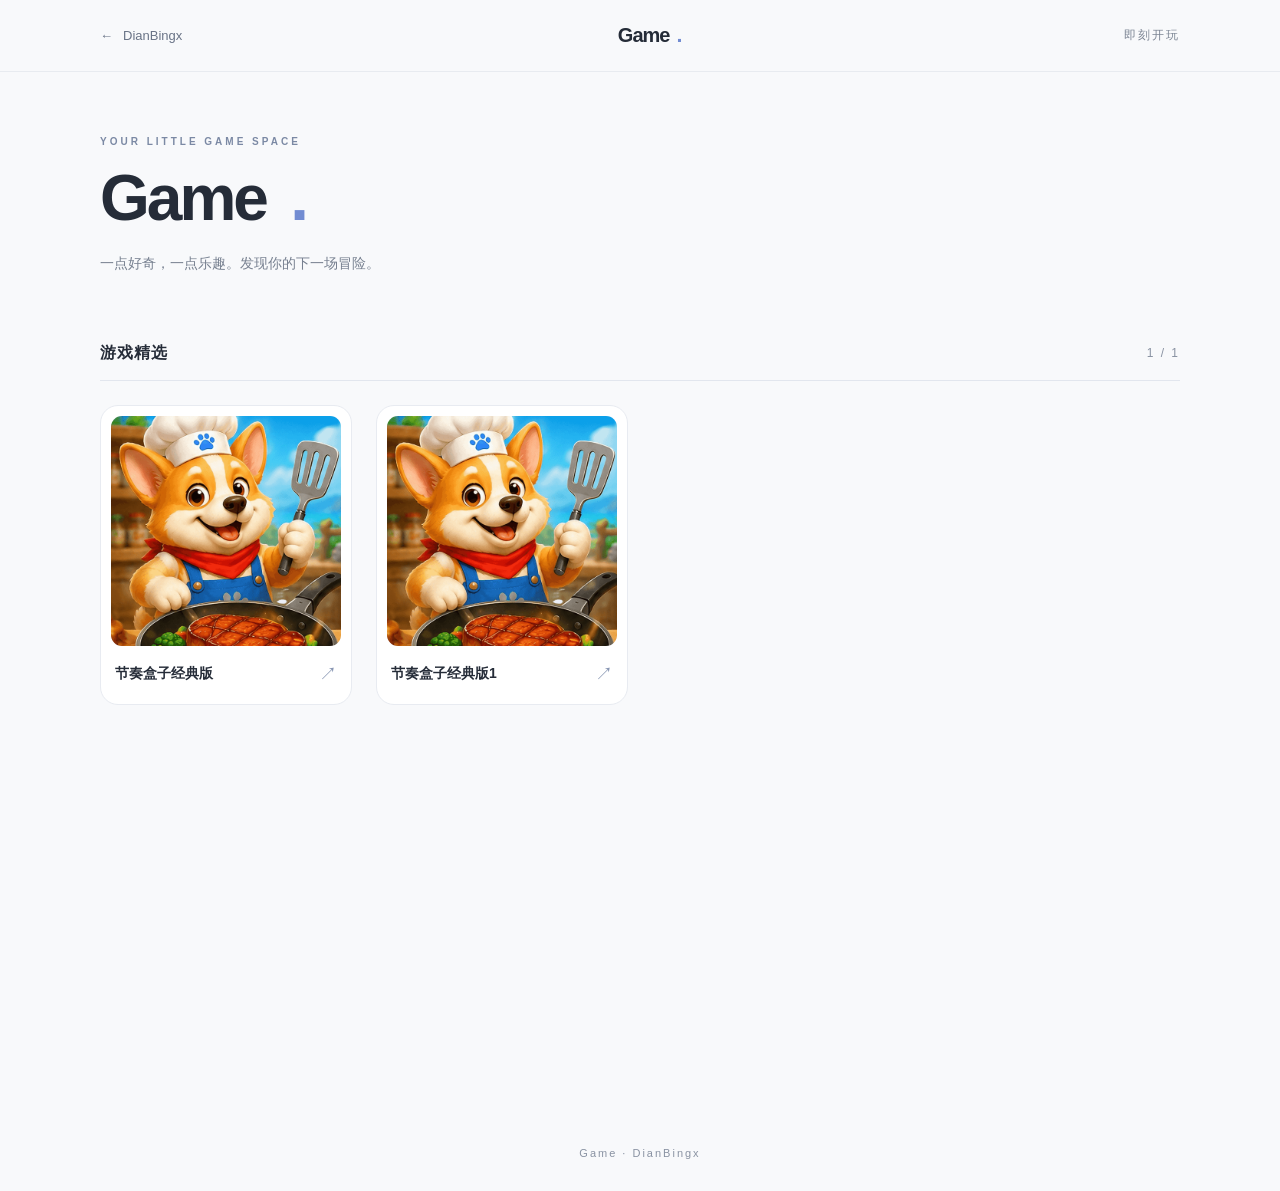
<file: assets/Game/index.html>
<!doctype html>
<html lang="zh-CN">
  <head>
    <meta charset="UTF-8" />
    <meta name="viewport" content="width=device-width, initial-scale=1" />
    <meta name="theme-color" content="#f8f9fb" />
    <meta name="description" content="Game · 发现喜欢的游戏与乐趣" />
    <title>Game</title>
    <link rel="icon" href="./images/icon.png" />
    <link rel="stylesheet" href="./styles/game.css" />
    <script type="module" src="./scripts/game.js"></script>
  </head>
  <body>
    <header class="site-header">
      <a class="back-link" href="../../index.html" aria-label="返回主页">← <span>DianBingx</span></a>
      <a class="wordmark" href="#top">Game<span>．</span></a>
      <span class="header-note">即刻开玩</span>
    </header>
    <main id="top">
      <div class="intro">
        <p class="eyebrow">YOUR LITTLE GAME SPACE</p>
        <h1>Game<span>．</span></h1>
        <p class="intro-text">一点好奇，一点乐趣。发现你的下一场冒险。</p>
      </div>
      <p id="load-status" class="load-status" role="status" aria-live="polite">正在加载游戏…</p>
      <button id="retry" type="button" hidden>重新加载</button>
      <div id="game-pages" aria-label="游戏网格"></div>
      <noscript><p class="load-status">请启用 JavaScript 以加载游戏列表。</p></noscript>
    </main>
    <footer>Game · DianBingx</footer>
  </body>
</html>
</file>
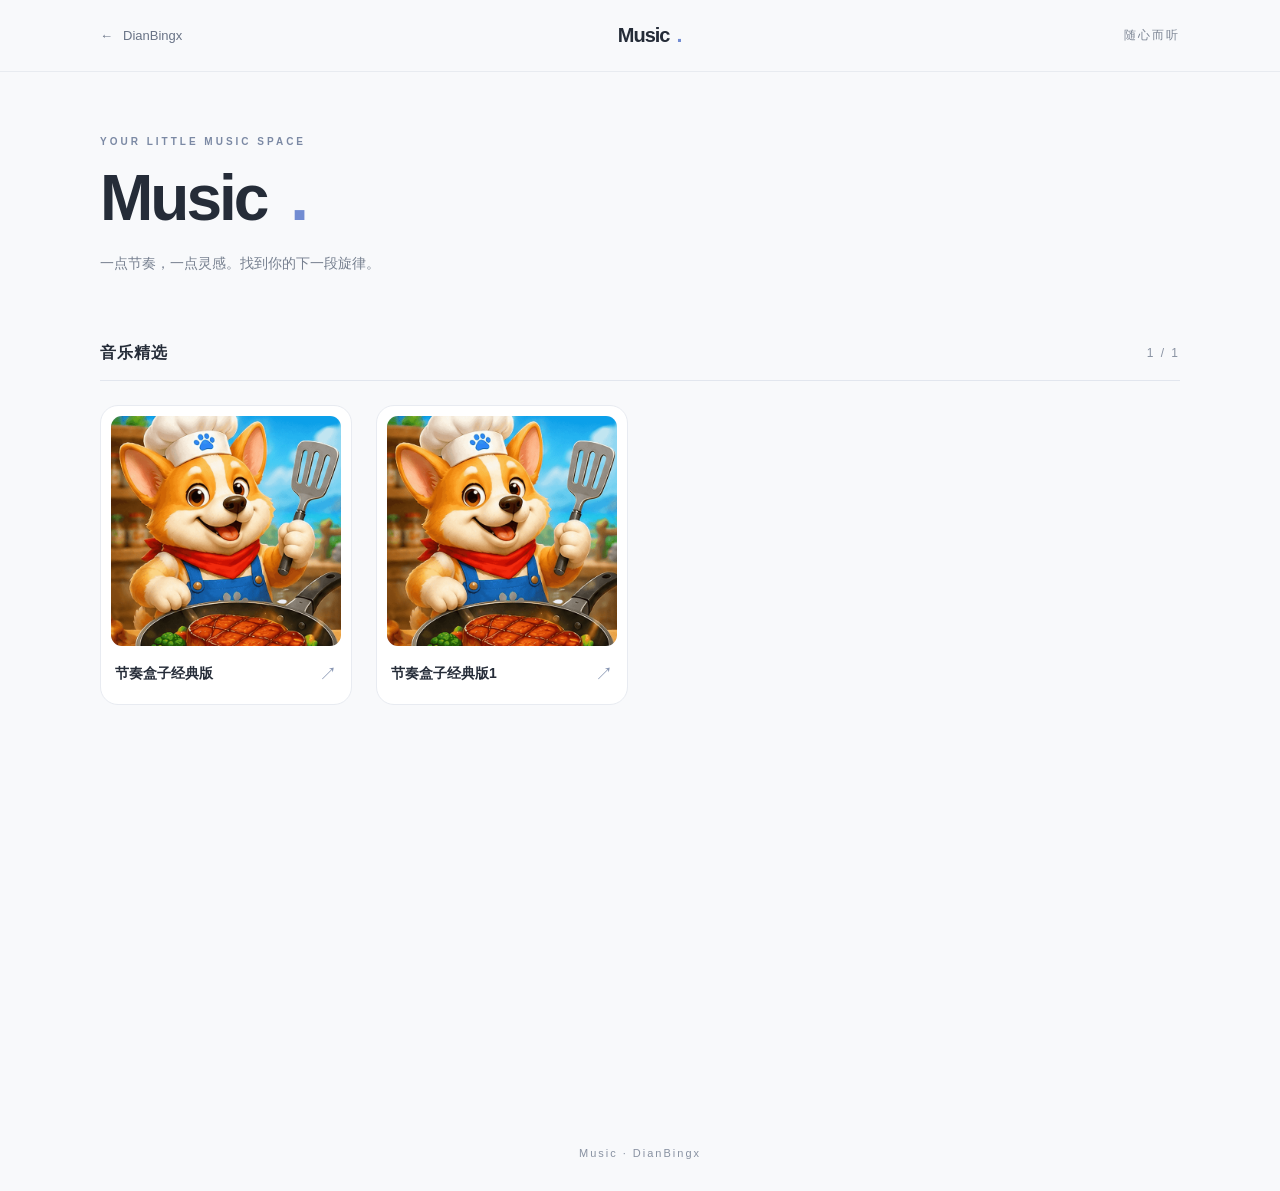
<file: assets/Music/index.html>
<!doctype html>
<html lang="zh-CN">
  <head>
    <meta charset="UTF-8" />
    <meta name="viewport" content="width=device-width, initial-scale=1" />
    <meta name="theme-color" content="#f8f9fb" />
    <meta name="description" content="Music · 发现喜欢的音乐与节奏" />
    <title>Music</title>
    <link rel="icon" href="./images/icon.png" />
    <link rel="stylesheet" href="./styles/music.css" />
    <script type="module" src="./scripts/music.js"></script>
  </head>
  <body>
    <header class="site-header">
      <a class="back-link" href="../../index.html" aria-label="返回主页">← <span>DianBingx</span></a>
      <a class="wordmark" href="#top">Music<span>．</span></a>
      <span class="header-note">随心而听</span>
    </header>
    <main id="top">
      <div class="intro">
        <p class="eyebrow">YOUR LITTLE MUSIC SPACE</p>
        <h1>Music<span>．</span></h1>
        <p class="intro-text">一点节奏，一点灵感。找到你的下一段旋律。</p>
      </div>
      <p id="load-status" class="load-status" role="status" aria-live="polite">正在加载音乐…</p>
      <button id="retry" type="button" hidden>重新加载</button>
      <div id="music-pages" aria-label="音乐网格"></div>
      <noscript><p class="load-status">请启用 JavaScript 以加载音乐列表。</p></noscript>
    </main>
    <footer>Music · DianBingx</footer>
  </body>
</html>
</file>
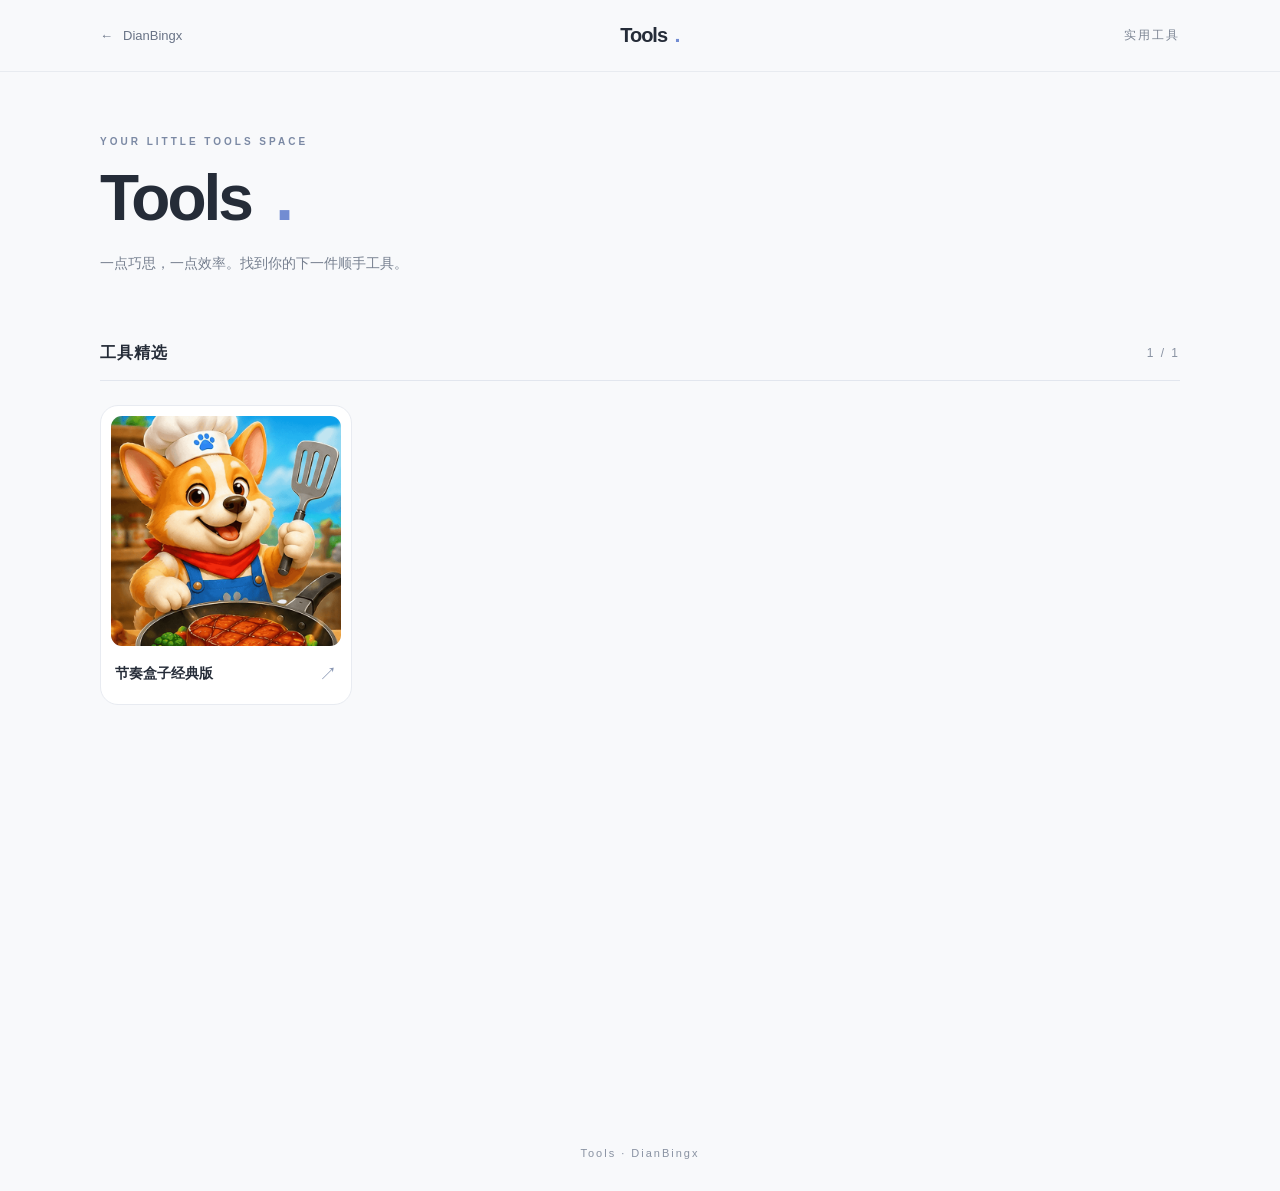
<file: assets/Tools/index.html>
<!doctype html>
<html lang="zh-CN">
  <head>
    <meta charset="UTF-8" />
    <meta name="viewport" content="width=device-width, initial-scale=1" />
    <meta name="theme-color" content="#f8f9fb" />
    <meta name="description" content="Tools · 发现顺手的实用工具" />
    <title>Tools</title>
    <link rel="icon" href="./images/icon.png" />
    <link rel="stylesheet" href="./styles/tools.css" />
    <script type="module" src="./scripts/tools.js"></script>
  </head>
  <body>
    <header class="site-header">
      <a class="back-link" href="../../index.html" aria-label="返回主页">← <span>DianBingx</span></a>
      <a class="wordmark" href="#top">Tools<span>．</span></a>
      <span class="header-note">实用工具</span>
    </header>
    <main id="top">
      <div class="intro">
        <p class="eyebrow">YOUR LITTLE TOOLS SPACE</p>
        <h1>Tools<span>．</span></h1>
        <p class="intro-text">一点巧思，一点效率。找到你的下一件顺手工具。</p>
      </div>
      <p id="load-status" class="load-status" role="status" aria-live="polite">正在加载工具…</p>
      <button id="retry" type="button" hidden>重新加载</button>
      <div id="tools-pages" aria-label="工具网格"></div>
      <noscript><p class="load-status">请启用 JavaScript 以加载工具列表。</p></noscript>
    </main>
    <footer>Tools · DianBingx</footer>
  </body>
</html>
</file>
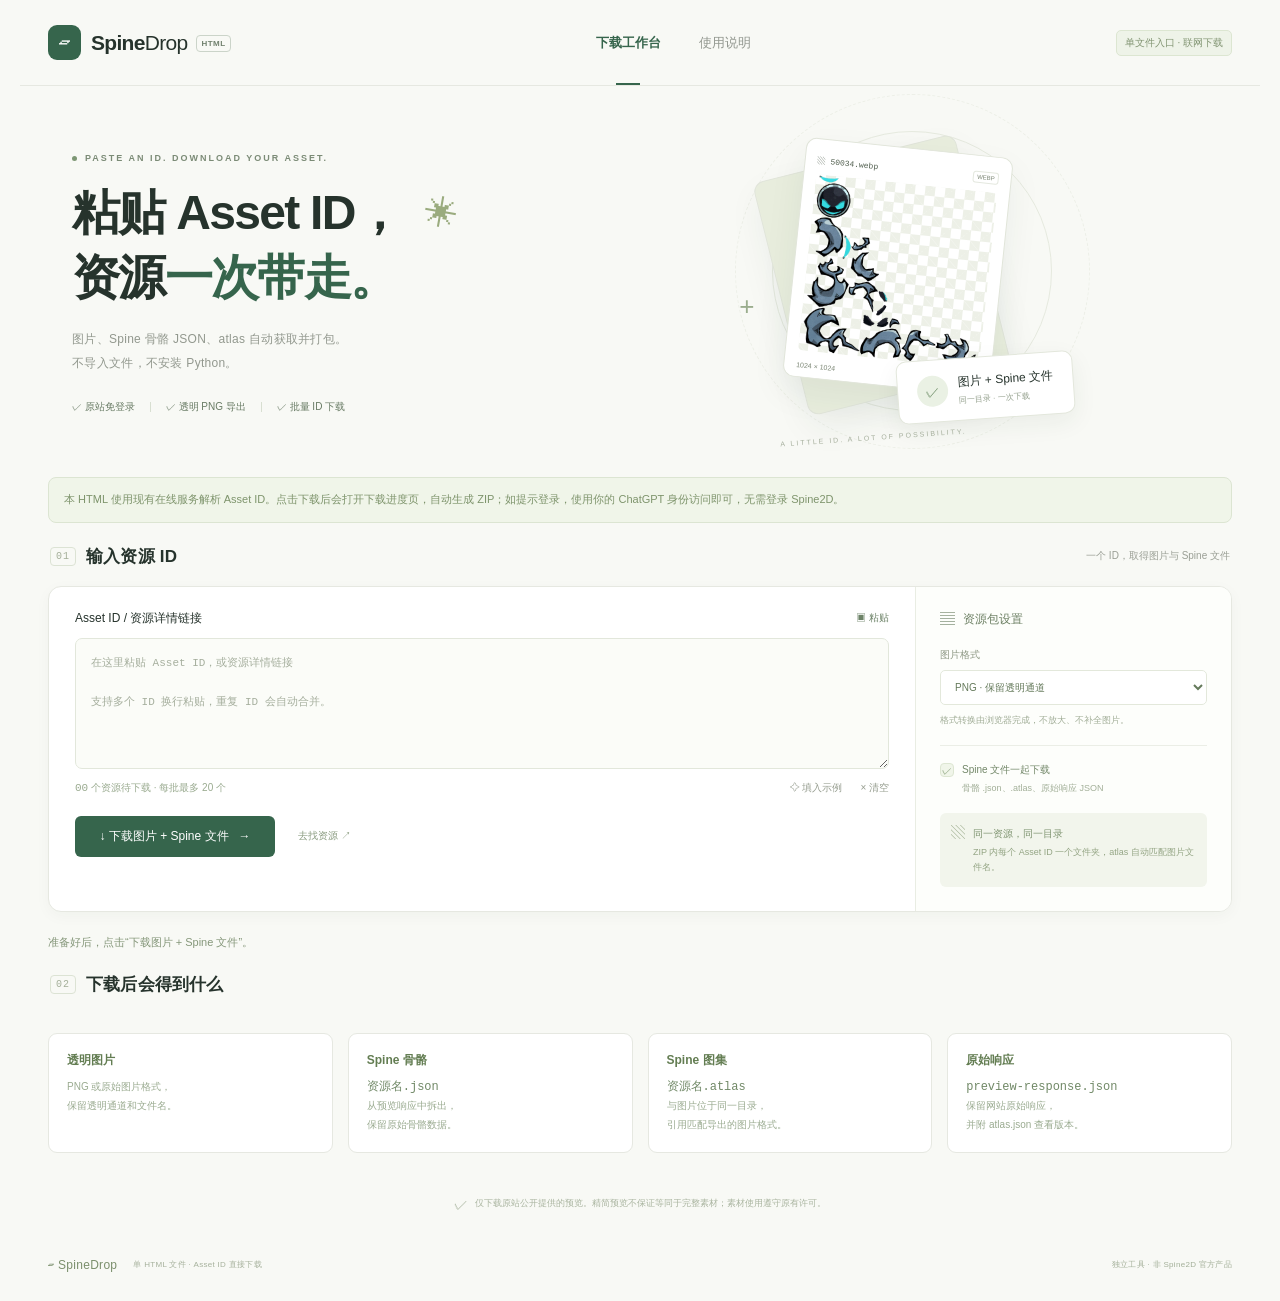
<file: assets/Tools/datas/SpineDrop_Downloader.html>
<!doctype html>
<html lang="zh-CN"><head><meta charset="utf-8"><meta name="viewport" content="width=device-width,initial-scale=1"><meta name="color-scheme" content="light"><title>SpineDrop · Asset ID 下载器</title><style>
:root{--ink:#26332c;--muted:#858b84;--green:#36654c;--line:#e6e8e1;--paper:#f8f9f5}*{box-sizing:border-box}html{scroll-behavior:smooth;scroll-padding-top:30px}body{margin:0;background:var(--paper);color:var(--ink);font-family:Inter,"PingFang SC","Microsoft YaHei",Arial,sans-serif;font-size:14px;-webkit-font-smoothing:antialiased}button,input,textarea,select{font:inherit}button{cursor:pointer;border:0;background:none;color:inherit}button:disabled{cursor:not-allowed;opacity:.45}a{color:inherit;text-decoration:none}button:focus-visible,a:focus-visible,select:focus-visible{outline:3px solid #82a68b;outline-offset:4px}svg{flex-shrink:0}h1,h2,h3,p{margin:0}.topbar{height:86px;max-width:1240px;margin:auto;display:flex;align-items:center;justify-content:space-between;border-bottom:1px solid var(--line);padding:0 28px}.brand{display:flex;align-items:center;gap:10px;font-size:21px;font-weight:750;letter-spacing:-.7px}.brand-icon{display:flex;align-items:center;justify-content:center;background:var(--green);color:white;width:33px;height:35px;border-radius:9px}.brand-light{font-weight:400}.brand small{font-size:8px;border:1px solid #cbd4c9;padding:3px 4px;border-radius:4px;letter-spacing:.5px;margin-left:9px;vertical-align:middle;color:#71816e}.topbar nav{align-self:stretch;display:flex;gap:38px;align-items:center;font-size:13px;color:#92978f}.topbar nav a{height:100%;display:flex;align-items:center;position:relative}.topbar nav a.active{color:var(--green);font-weight:600}.active:after{content:"";height:2px;background:var(--green);position:absolute;bottom:0;width:24px;left:calc(50% - 12px)}.source-link{display:flex;gap:9px;align-items:center;font-size:12px}main{max-width:1184px;margin:auto;padding:0 0 25px}.hero{display:grid;grid-template-columns:1.12fr 1fr;min-height:390px;align-items:center;padding:40px 24px 36px;overflow:hidden}.eyebrow{font-size:9px;font-weight:600;letter-spacing:2px;color:#7b8b76;display:flex;align-items:center;gap:8px}.eyebrow>span{width:5px;height:5px;border-radius:50%;background:#7d9774}.hero h1{font-size:48px;line-height:1.34;letter-spacing:-1.7px;font-weight:600;margin:18px 0 17px;position:relative;width:fit-content}.accent{color:var(--green)}.title-spark{font-size:33px;position:absolute;right:-55px;top:11px;font-weight:400;transform:rotate(10deg);color:#9aab7e}.hero-copy>p{font-size:12px;line-height:2;color:#92988e;letter-spacing:.3px}.hero-features{display:flex;align-items:center;gap:15px;margin-top:25px;color:#687b64;font-size:10px}.hero-features span{display:flex;gap:6px;align-items:center}.hero-features i{width:1px;height:10px;background:#d8dfd1}.hero-art{position:relative;height:315px;margin-left:40px}.orbit{position:absolute;border:1px solid #e6eadf;border-radius:50%;width:280px;height:280px;left:60px;top:5px}.orbit-two{width:355px;height:355px;left:23px;top:-32px;border-style:dashed;opacity:.6}.art-paper{width:208px;height:240px;background:white;position:absolute;border:1px solid #e1e5da;border-radius:11px;box-shadow:0 15px 35px #233c2810;left:82px;top:21px}.art-back{transform:rotate(-14deg);background:#e8eddd;left:66px;top:29px}.art-front{transform:rotate(6deg);padding:12px}.art-paper-head,.art-paper-foot{display:flex;align-items:center;justify-content:space-between;font-size:8px;color:#7b8674;height:18px}.art-paper-head>span:first-child{color:#505e4e;font-family:monospace}.art-paper-head>span:last-child{border:1px solid #e4e8df;border-radius:3px;padding:2px 3px;font-size:6px}.art-checker{border-radius:5px;overflow:hidden;height:177px;margin:5px 0}.art-checker img{width:100%;height:100%;object-fit:contain}.art-paper-foot{font-size:7px}.conversion-stamp{position:absolute;left:185px;top:230px;display:flex;align-items:center;gap:10px;background:white;border:1px solid #e3e7dc;border-radius:10px;padding:14px 19px;box-shadow:0 8px 25px #273d2710;transform:rotate(-4deg);white-space:nowrap}.conversion-stamp>span{height:31px;width:31px;display:flex;align-items:center;justify-content:center;border-radius:50%;background:#eaf1e4;color:#688961}.conversion-stamp b{font-size:12px;font-weight:500}.conversion-stamp small{display:block;font-size:8px;color:#94a08d;margin-top:4px}.floating-cross{position:absolute;font-size:26px;color:#9aad8d;left:27px;top:165px;font-weight:200}.art-note{position:absolute;bottom:0;left:68px;font-size:7px;letter-spacing:2px;color:#a6af9d;transform:rotate(-4deg)}.section-heading{display:flex;align-items:center;justify-content:space-between;margin-bottom:18px;padding:0 2px}.section-heading>div{display:flex;align-items:center;gap:10px}.section-mark{font-family:monospace;font-size:10px;color:#a4af99;letter-spacing:1px;border:1px solid #dce3d4;padding:3px 5px;border-radius:4px}h2{font-size:17px;letter-spacing:.2px;font-weight:600}.section-hint{font-size:10px;color:#9a9f95}.work-grid{display:grid;grid-template-columns:1fr 316px;background:white;border:1px solid var(--line);border-radius:13px;overflow:hidden;box-shadow:0 4px 15px #243b2709}.input-panel{padding:23px 26px 22px}.field-heading{display:flex;align-items:center;justify-content:space-between;margin-bottom:11px}.field-heading label{font-size:12px;font-weight:500}.text-button{display:inline-flex;gap:5px;align-items:center;font-size:10px;color:#6d8368;padding:0}.muted{color:#979e90}textarea{resize:vertical;min-height:127px;width:100%;border:1px solid #e2e7db;border-radius:7px;background:#fbfcf8;padding:15px;font-size:11px;line-height:1.8;color:#4d6246;outline:none}textarea:focus{border-color:#8ba381;box-shadow:0 0 0 3px #7f987411}textarea::placeholder{color:#a6af9e;font-size:11px}.input-meta{display:flex;align-items:center;justify-content:space-between;color:#9aab90;font-size:10px;margin-top:9px}.input-meta>div{display:flex;gap:18px}.mono{font-family:monospace;font-size:11px}.input-actions{display:flex;align-items:center;gap:23px;margin-top:21px}.primary-button{background:var(--green);color:white;display:inline-flex;align-items:center;justify-content:center;gap:10px;min-height:41px;border-radius:6px;font-size:12px;padding:0 21px;transition:background .2s}.primary-button:hover:not(:disabled){background:#284f39}.sample-button{display:flex;align-items:center;gap:6px;font-size:10px;color:#899b7f}.settings-panel{border-left:1px solid #e9ede3;background:#fdfefb;padding:24px}.settings-heading{display:flex;align-items:center;gap:8px;color:#6d8064;margin-bottom:20px}.settings-heading h3{font-size:12px;font-weight:500}.settings-panel>label{font-size:10px;color:#8b9682;display:block;margin-bottom:8px}.settings-panel select{width:100%;border:1px solid #e3e8db;background:#fff;border-radius:5px;padding:10px;color:#657a5b;font-size:10px;outline:none;cursor:pointer}.settings-panel>p{font-size:9px;color:#a1ad97;line-height:1.7;margin-top:8px}.settings-divider{height:1px;background:#ebeee6;margin:17px 0}.setting-check{display:flex;gap:8px;color:#728768;font-size:10px;align-items:flex-start}.setting-check>span{display:flex;align-items:center;justify-content:center;width:14px;height:14px;border-radius:4px;background:#f0f5e9;color:#7b956b;border:1px solid #dde6d2}.setting-check small{display:block;font-size:9px;color:#a2af98;margin-top:5px}.preview-tip{display:flex;align-items:flex-start;gap:8px;background:#f2f5ec;padding:11px;border-radius:6px;margin-top:18px;color:#94a584}.preview-tip b{font-weight:500;font-size:10px;color:#809572}.preview-tip p{font-size:9px;line-height:1.7;margin-top:4px}.results-section{margin-top:33px}.count-pill{font-family:monospace;font-size:10px;padding:2px 6px;background:#eef1e8;border-radius:4px;color:#8b9b7e}.secondary-button{display:inline-flex;align-items:center;gap:7px;min-height:34px;border:1px solid #dce3d2;border-radius:6px;padding:0 12px;font-size:10px;background:white;color:#617558}.result-toolbar{display:flex;align-items:center;justify-content:space-between;border-bottom:1px solid var(--line);height:38px}.tabs{display:flex;gap:24px;height:100%}.tabs button{font-size:11px;color:#9aab90;padding:0 0 12px;position:relative;display:flex;align-items:center;gap:6px}.tabs .selected{color:#536e49}.tabs .selected:after{content:'';position:absolute;bottom:-1px;height:2px;background:#738d62;left:0;right:0}.tabs small{font-family:monospace;font-size:8px;background:#e8eee0;padding:1px 4px;border-radius:3px}.background-switch{display:flex;align-items:center;gap:8px;padding-bottom:10px}.background-switch>span{font-size:9px;color:#a4af9a;margin-right:3px}.background-switch button{width:14px;height:14px;border-radius:3px;border:1px solid #dfe4d8;padding:0}.background-switch .chosen{outline:1px solid #748d64;outline-offset:2px}.checker{background-color:#fff;background-image:linear-gradient(45deg,#edf0e7 25%,transparent 25%),linear-gradient(-45deg,#edf0e7 25%,transparent 25%),linear-gradient(45deg,transparent 75%,#edf0e7 75%),linear-gradient(-45deg,transparent 75%,#edf0e7 75%);background-size:20px 20px;background-position:0 0,0 10px,10px -10px,-10px 0}.dark{background:#29332d}.light{background:#fff}.empty-results{min-height:242px;display:flex;align-items:center;justify-content:center;flex-direction:column;background-image:radial-gradient(#d9e1d12e .8px,transparent .8px);background-size:12px 12px;border:1px dashed #dce3d3;border-top:0;border-radius:0 0 9px 9px}.empty-icon{height:52px;width:52px;border:1px solid #dce5d2;background:#f3f6ed;display:flex;align-items:center;justify-content:center;transform:rotate(-7deg);border-radius:11px;margin-bottom:17px;color:#9eb48f;position:relative}.empty-icon>span{position:absolute;bottom:-5px;right:-4px;width:19px;height:19px;background:#f1f5e8;border:3px solid var(--paper);border-radius:50%;display:flex;align-items:center;justify-content:center;font-size:14px}.empty-results h3{font-size:12px;font-weight:500;color:#7b8f6e}.empty-results p{font-size:10px;color:#a6b19b;margin-top:9px}.empty-results button{display:flex;align-items:center;gap:6px;font-size:10px;color:#7f966f;margin-top:17px}.guide{display:flex;align-items:center;justify-content:space-between;padding:29px 1px;margin-top:30px;border-bottom:1px solid var(--line);gap:35px}.guide-intro{margin-right:25px}.guide .eyebrow{font-size:7px;letter-spacing:1.6px}.guide h2{font-size:19px;margin:9px 0;color:#55674a;font-weight:500}.guide-intro p{font-size:10px;color:#a3ae98}.guide-step>span{font-size:9px;font-family:monospace;display:flex;justify-content:center;align-items:center;width:22px;height:22px;border:1px solid #dce4d3;border-radius:6px;color:#8ba278;margin-bottom:10px}.guide-step h3{font-size:11px;font-weight:500;color:#6b805c}.guide-step p{font-size:9px;line-height:1.8;color:#9fac94;margin-top:7px}.fine-print{display:flex;align-items:center;justify-content:center;gap:7px;color:#a9b49f;padding:18px 0 0}.fine-print p{font-size:9px}.site-shell>footer{max-width:1184px;margin:auto;display:flex;align-items:center;justify-content:space-between;padding:21px 0 29px;color:#a3af98;font-size:8px;letter-spacing:.3px}.footer-brand{display:flex;align-items:center;gap:6px;font-size:12px;color:#7b8f6c}.footer-brand small{font-size:8px;color:#a6b19c;margin-left:10px}.footer-dot{padding:0 8px}.notice{padding:12px 15px;border:1px solid #d9e3cc;background:#edf3e5;border-radius:7px;margin-top:20px;display:flex;justify-content:space-between;align-items:center;font-size:12px;color:#5b7650;gap:12px}.notice button{display:flex}.results-grid{display:grid;grid-template-columns:repeat(3,minmax(0,1fr));gap:20px;padding:20px 0}.asset-card{background:#fff;border:1px solid var(--line);border-radius:10px;overflow:hidden;height:fit-content}.asset-card-title{display:flex;justify-content:space-between;padding:13px 14px;align-items:center}.status-badge{font-size:10px;display:flex;align-items:center;gap:5px;color:#749663}.slim-badge{font-size:9px;background:#f5f2e6;color:#a49962;padding:4px 7px;border-radius:4px}.texture-preview{display:block;width:calc(100% - 28px);height:240px;margin:0 14px;border:1px solid #edf0e7;border-radius:5px;position:relative;padding:10px;overflow:hidden}.texture-preview img{width:100%;height:100%;object-fit:contain;transition:transform .25s}.texture-preview:hover img{transform:scale(1.04)}.texture-preview>span{position:absolute;bottom:8px;right:8px;display:flex;gap:4px;align-items:center;background:#fffe;border:1px solid #dfe6d6;padding:4px 6px;border-radius:4px;font-size:9px;color:#798e69}.texture-details{padding:13px 15px;display:flex;align-items:center;justify-content:space-between}.texture-details h3{font-size:12px;font-weight:500;overflow-wrap:anywhere}.texture-details span{font-size:9px;display:block;color:#a2af96;margin-top:5px}.download-icon{height:32px;width:32px;display:flex;align-items:center;justify-content:center;border-radius:5px;background:#f0f5e8;color:#748f62}.asset-footer{display:flex;justify-content:space-between;align-items:center;padding:12px 15px;border-top:1px solid #eff1ea;background:#fdfefb}.asset-footer b{display:block;font-size:10px;font-weight:500;color:#859778}.asset-footer small{font-size:9px;display:block;font-family:monospace;color:#b1baa8;margin-top:4px}.asset-footer a{color:#9ead92}.job-placeholder{min-height:240px;display:flex;align-items:center;justify-content:center;flex-direction:column;text-align:center;padding:23px;color:#8fa17f}.job-placeholder h3{font-size:12px;margin:16px 0 8px;font-weight:500}.job-placeholder code{font-size:9px;color:#a5b09b}.job-placeholder p{font-size:11px;line-height:1.7;color:#aa8673;margin-top:14px}.spin{animation:spin 1.2s linear infinite}@keyframes spin{to{transform:rotate(360deg)}}.modal-overlay{position:fixed;inset:0;z-index:20;display:flex;align-items:center;justify-content:center;padding:25px;background:#1e2d23b8;backdrop-filter:blur(6px)}.preview-modal{max-width:780px;width:100%;background:var(--paper);padding:22px;border-radius:14px;box-shadow:0 25px 100px #0004}.modal-heading{display:flex;align-items:center;justify-content:space-between;margin-bottom:16px}.modal-heading h3{font-size:14px}.modal-heading span{display:block;font-size:10px;color:#93a086;margin-top:6px}.modal-heading button{display:flex;padding:7px}.modal-image{border:1px solid #dfe5d6;border-radius:7px;height:min(65vh,620px);overflow:auto;display:flex;align-items:center;justify-content:center;margin-bottom:17px}.modal-image img{max-width:100%;max-height:100%;object-fit:contain}.preview-modal>.primary-button{width:100%}
@media(max-width:1235px){main{padding-left:30px;padding-right:30px}.site-shell>footer{margin:0 30px}.hero-art{margin-left:0}.hero h1{font-size:44px}.hero{padding-left:12px;padding-right:0}.hero-features{gap:10px}.guide-intro{margin-right:10px}.title-spark{right:-45px;font-size:27px}}
@media(max-width:850px){.topbar nav{gap:20px}.hero{grid-template-columns:1.1fr .9fr;min-height:350px}.hero-art{transform:scale(.8);transform-origin:center right;margin-left:-80px}.hero h1{font-size:38px}.title-spark{display:none}.hero-features{flex-wrap:wrap;gap:10px}.hero-features i{display:none}.work-grid{grid-template-columns:1fr 255px}.input-panel{padding:22px}.settings-panel{padding:22px 18px}.guide{flex-wrap:wrap;align-items:flex-start;gap:18px}.guide-intro{width:100%;margin-bottom:5px}.guide-step{flex:1}.results-grid{grid-template-columns:repeat(2,minmax(0,1fr))}.fine-print{align-items:flex-start;line-height:1.8}.site-shell>footer{gap:16px;flex-wrap:wrap}}
@media(max-width:600px){.topbar{height:70px;padding:0 20px}.brand{font-size:19px}.brand-icon{width:30px;height:32px}.brand small,.topbar nav{display:none}.source-link{font-size:10px}main{padding-left:20px;padding-right:20px}.hero{display:block;min-height:auto;padding:35px 0 28px;overflow:visible}.hero h1{font-size:39px;letter-spacing:-1px}.hero-copy>p{font-size:11px}.hero-features{font-size:9px;gap:15px;margin-top:22px}.hero-art{display:none}.hero .eyebrow{font-size:7px;letter-spacing:1.5px}.work-grid{display:block}.section-heading{margin-bottom:15px}.section-heading h2{font-size:16px}.section-hint{display:none}.input-panel{padding:20px 17px}.settings-panel{border-left:0;border-top:1px solid var(--line);padding:17px}.settings-heading{margin-bottom:13px}.settings-panel>p{font-size:9px}.settings-divider{margin:13px 0}.preview-tip{margin-top:13px;padding:10px}.setting-check small{font-size:9px}.input-actions{gap:20px;margin-top:19px}.primary-button{font-size:11px;padding:0 15px}.input-meta{font-size:9px}.input-meta>div{gap:12px}.text-button{font-size:9px}.results-section{margin-top:28px}.background-switch>span{display:none}.background-switch{gap:9px}.tabs{gap:20px}.tabs button{font-size:10px}.empty-results{min-height:235px}.results-grid{grid-template-columns:1fr;gap:16px}.texture-preview{height:285px}.guide{gap:13px;padding-bottom:24px}.guide-step{min-width:0}.guide-step h3{font-size:10px}.guide-step p{font-size:8px;line-height:1.9}.guide-intro{margin-bottom:12px}.guide h2{font-size:19px}.fine-print p{font-size:8px}.site-shell>footer{margin:0 20px;padding-top:13px}.footer-brand small{font-size:8px;margin-left:3px}.site-shell>footer>span:last-child{font-size:7px}.modal-overlay{padding:14px}.preview-modal{padding:15px}.modal-image{height:50vh}.notice{font-size:10px}}

.bundle-files{padding:0 15px 14px;display:flex;flex-direction:column;gap:10px}.bundle-files>span{font-size:10px;color:#899b7b}.bundle-files .primary-button{width:100%;font-size:11px}.input-meta>div{flex-wrap:wrap;justify-content:flex-end;row-gap:9px}@media(max-width:600px){.input-meta{align-items:flex-start;gap:12px}.input-meta>span{white-space:nowrap}.input-meta>div{max-width:190px}}
.direct-page{max-width:760px;padding:45px 24px;margin:auto}.direct-page>.brand{width:fit-content}.direct-card{background:white;border:1px solid var(--line);border-radius:16px;text-align:center;padding:45px 35px;margin-top:35px;box-shadow:0 8px 40px #2d503311}.direct-status{width:78px;height:78px;margin:0 auto 24px;border-radius:50%;display:flex;align-items:center;justify-content:center;background:#f0f5e9;color:var(--green)}.direct-status.error{color:#a26d50;background:#fbf1e9}.direct-card h1{font-size:23px;font-weight:600;line-height:1.5}.direct-card>p{font-size:12px;line-height:1.9;color:#8a9980;margin-top:15px}.direct-contents{display:flex;gap:9px;flex-wrap:wrap;justify-content:center;margin:25px 0}.direct-contents span{padding:7px 9px;background:#f5f8f1;border-radius:5px;font-size:10px;color:#7c906c}.direct-card .direct-note{font-size:10px}.direct-back{display:flex;align-items:center;justify-content:center;gap:6px;color:#859b75;font-size:11px;margin-top:27px}.direct-errors{padding:12px;background:#fff8ee;text-align:left;margin-top:18px;border-radius:8px;overflow-wrap:anywhere}.direct-errors p{font-size:10px;color:#ad8160;line-height:1.9}@media(max-width:600px){.direct-page{padding:25px 18px}.direct-card{padding:35px 19px}.direct-card h1{font-size:19px}}

.local-badge{font-size:10px;background:#eef3e8;color:#829573;border:1px solid #dce6d1;padding:5px 8px;border-radius:5px}.offline-note{border:1px solid #dce5d2;border-radius:8px;background:#f0f5e9;color:#7e946c;padding:12px 15px;margin:0 0 22px;font-size:11px;line-height:1.8}.local-output{padding:20px 0;color:#85977a;font-size:11px;line-height:1.9;min-height:60px}.local-output.error{color:#b17d56}.file-guide{display:grid;grid-template-columns:repeat(4,1fr);gap:15px;padding:19px 0 25px}.file-guide article{border:1px solid var(--line);background:white;border-radius:9px;padding:18px}.file-guide b{display:block;color:#637d52;font-size:12px;margin-bottom:8px}.file-guide span{font-size:10px;color:#9aab90;line-height:1.8}.local-card-title{font-size:17px;font-weight:500;margin-top:18px}.local-primary{min-width:200px}.input-meta [hidden]{display:none}.asset-input-form{margin:0}.format-note{font-size:10px;color:#9aaa8e;line-height:1.9;margin-top:13px}.simple-icon{display:inline-flex;align-items:center;justify-content:center;width:15px;height:15px;font-size:15px}.input-actions button{white-space:nowrap}.brand-icon{font-size:22px;font-weight:400}.local-footer{margin-top:20px}textarea{font-family:Consolas,"Microsoft YaHei",monospace}.local-clear{border:0;padding:0}.input-meta .text-button{background:none}.file-guide code{font-size:12px;color:#718967}.local-open-link{display:inline-flex;margin-left:10px;color:#68865b;text-decoration:underline;text-underline-offset:3px}@media(max-width:600px){.file-guide{grid-template-columns:1fr 1fr;gap:10px}.file-guide article{padding:14px}.input-actions{gap:13px}.local-primary{min-width:0;flex:1}.offline-note{font-size:10px}.input-meta>div{max-width:150px}}
</style></head><body><div class="site-shell">
<header class="topbar"><a class="brand" href="#"><span class="brand-icon">▱</span><span>Spine<span class="brand-light">Drop</span><small>HTML</small></span></a><nav><a class="active" href="#workspace">下载工作台</a><a href="#guide">使用说明</a></nav><span class="local-badge">单文件入口 · 联网下载</span></header>
<main><section class="hero"><div class="hero-copy"><div class="eyebrow"><span></span> PASTE AN ID. DOWNLOAD YOUR ASSET.</div><h1>粘贴 Asset ID，<br>资源<span class="accent">一次带走。</span><span class="title-spark">✳</span></h1><p>图片、Spine 骨骼 JSON、atlas 自动获取并打包。<br>不导入文件，不安装 Python。</p><div class="hero-features"><span>✓ 原站免登录</span><i></i><span>✓ 透明 PNG 导出</span><i></i><span>✓ 批量 ID 下载</span></div></div>
<div class="hero-art" aria-label="公开预览贴图示例"><div class="orbit orbit-one"></div><div class="orbit orbit-two"></div><span class="floating-cross">+</span><div class="art-paper art-back"></div><div class="art-paper art-front"><div class="art-paper-head"><span>▧ 50034.webp</span><span>WEBP</span></div><div class="art-checker checker"><img src="[data-uri]" alt="Spine2D 公开预览贴图示例"></div><div class="art-paper-foot"><span>1024 × 1024</span><span>● 透明贴图</span></div></div><div class="conversion-stamp"><span>✓</span><div><b>图片 + Spine 文件</b><small>同一目录 · 一次下载</small></div></div><span class="art-note">A LITTLE ID. A LOT OF POSSIBILITY.</span></div></section>
<div class="offline-note">本 HTML 使用现有在线服务解析 Asset ID。点击下载后会打开下载进度页，自动生成 ZIP；如提示登录，使用你的 ChatGPT 身份访问即可，无需登录 Spine2D。</div>
<section id="workspace"><div class="section-heading"><div><span class="section-mark">01</span><h2>输入资源 ID</h2></div><span class="section-hint">一个 ID，取得图片与 Spine 文件</span></div>
<form id="download-form" class="asset-input-form" action="https://spine2d-image-desk.lofty-loach-0366.chatgpt.site/download" method="GET" target="_blank" rel="noopener">
<input type="hidden" name="ids" id="request-ids"><div class="work-grid"><div class="input-panel"><div class="field-heading"><label for="asset-input">Asset ID / 资源详情链接</label><button class="text-button" type="button" id="paste">▣ 粘贴</button></div><textarea id="asset-input" rows="5" spellcheck="false" placeholder="在这里粘贴 Asset ID，或资源详情链接&#10;&#10;支持多个 ID 换行粘贴，重复 ID 会自动合并。"></textarea><div class="input-meta"><span><span class="mono" id="count">00</span> 个资源待下载 · 每批最多 20 个</span><div><button class="text-button muted" type="button" id="example">✧ 填入示例</button><button class="text-button muted" type="button" id="clear">× 清空</button></div></div><div class="input-actions"><button type="submit" class="primary-button local-primary">↓ 下载图片 + Spine 文件 <span>→</span></button><a class="sample-button" href="https://www.spine2d.net/?mainCategory=7" target="_blank" rel="noreferrer">去找资源 ↗</a></div></div><aside class="settings-panel"><div class="settings-heading"><span class="simple-icon">▤</span><h3>资源包设置</h3></div><label for="format">图片格式</label><select id="format" name="format"><option value="png">PNG · 保留透明通道</option><option value="original">原始格式 · 保留原图</option></select><p>格式转换由浏览器完成，不放大、不补全图片。</p><div class="settings-divider"></div><div class="setting-check"><span>✓</span><div>Spine 文件一起下载<small>骨骼 .json、.atlas、原始响应 JSON</small></div></div><div class="preview-tip"><span>▧</span><div><b>同一资源，同一目录</b><p>ZIP 内每个 Asset ID 一个文件夹，atlas 自动匹配图片文件名。</p></div></div></aside></div></form>
<div id="status" class="local-output" role="status" aria-live="polite">准备好后，点击“下载图片 + Spine 文件”。</div></section>
<section id="guide"><div class="section-heading"><div><span class="section-mark">02</span><h2>下载后会得到什么</h2></div></div><div class="file-guide"><article><b>透明图片</b><span>PNG 或原始图片格式，<br>保留透明通道和文件名。</span></article><article><b>Spine 骨骼</b><code>资源名.json</code><span><br>从预览响应中拆出，<br>保留原始骨骼数据。</span></article><article><b>Spine 图集</b><code>资源名.atlas</code><span><br>与图片位于同一目录，<br>引用匹配导出的图片格式。</span></article><article><b>原始响应</b><code>preview-response.json</code><span><br>保留网站原始响应，<br>并附 atlas.json 查看版本。</span></article></div></section>
<div class="fine-print"><span>✓</span><p>仅下载原站公开提供的预览。精简预览不保证等同于完整素材；素材使用遵守原有许可。</p></div></main>
<footer class="local-footer"><span class="footer-brand">▱ SpineDrop <small>单 HTML 文件 · Asset ID 直接下载</small></span><span>独立工具 · 非 Spine2D 官方产品</span></footer></div>
<script>
'use strict';
const input=document.getElementById('asset-input'),count=document.getElementById('count'),status=document.getElementById('status'),form=document.getElementById('download-form');
const idPattern=/(?<![0-9a-f])[0-9a-f]{8}(?:-[0-9a-f]{4}){3}-[0-9a-f]{12}(?![0-9a-f])/gi;
const readIds=()=>[...new Set((input.value.match(idPattern)||[]).map(id=>id.toLowerCase()))];
function update(){count.textContent=String(readIds().length).padStart(2,'0');}
function message(text,error=false){status.textContent=text;status.classList.toggle('error',error);}
input.addEventListener('input',update);
document.getElementById('clear').addEventListener('click',()=>{input.value='';update();message('已清空，请粘贴 Asset ID。');input.focus();});
document.getElementById('example').addEventListener('click',()=>{input.value='78499784-6b13-47de-ab24-a4942c04c281';update();message('示例已填入，点击下载即可。');input.focus();});
document.getElementById('paste').addEventListener('click',async()=>{try{input.value=await navigator.clipboard.readText();update();message('已粘贴，点击下载即可。');}catch{input.focus();message('请在输入框使用 Ctrl+V（Mac 为 ⌘V）粘贴。');}});
form.addEventListener('submit',event=>{const ids=readIds();if(!ids.length){event.preventDefault();message('没有找到完整 Asset ID，请复制资源页面中的 UUID。',true);input.focus();return;}if(ids.length>20){event.preventDefault();message('每批最多 20 个资源，请分批下载。',true);return;}document.getElementById('request-ids').value=ids.join(',');message('已打开 '+ids.length+' 个资源的下载进度页。资源准备好后会自动下载 ZIP；若浏览器未弹出新页，请允许此文件打开新标签。');});
</script>
<!-- Illustration: 50034 by novalume.24, CC-BY-4.0. Source: https://www.spine2d.net/marketplace/78499784-6b13-47de-ab24-a4942c04c281 . Format conversion only. -->
</body></html>
</file>
<file: assets/Game/styles/game.css>
:root {
  color-scheme: light;
  font-family: -apple-system, BlinkMacSystemFont, "Segoe UI", "PingFang SC", "Microsoft YaHei", sans-serif;
  color: #252c38;
  background: #f8f9fb;
  -webkit-font-smoothing: antialiased;
  scroll-behavior: smooth;
  scroll-snap-type: y proximity;
  scroll-padding-top: 88px;
}
* { box-sizing: border-box; }
body { margin: 0; }
a { color: inherit; text-decoration: none; }
button, a { -webkit-tap-highlight-color: transparent; }
a:focus-visible, button:focus-visible { outline: 3px solid #728cd2; outline-offset: 5px; }
.site-header { position: sticky; top: 0; z-index: 2; display: flex; align-items: center; justify-content: space-between; height: 72px; padding: 0 max(24px, calc((100% - 1080px) / 2)); background: #f8f9fbf2; border-bottom: 1px solid #e8ebf0; backdrop-filter: blur(16px); }
.back-link { display: flex; gap: 10px; align-items: center; color: #697386; font-size: 13px; }
.wordmark { font-size: 20px; font-weight: 700; letter-spacing: -1px; }
.wordmark span, h1 span { color: #728cd2; }
.header-note { color: #7b8493; font-size: 12px; letter-spacing: 2px; }
main { max-width: 1128px; margin: auto; padding: 0 24px; }
.intro { padding: 64px 0 42px; scroll-snap-align: start; }
.eyebrow { margin: 0 0 16px; color: #7b89a4; font-size: 10px; font-weight: 600; letter-spacing: 3px; }
h1 { margin: 0; font-size: clamp(44px, 6vw, 64px); letter-spacing: -3px; line-height: 1.1; }
.intro-text { margin: 18px 0 0; color: #778090; font-size: 14px; line-height: 1.8; }
.grid-page { min-height: calc(100svh - 104px); padding: 24px 0 40px; scroll-snap-align: start; }
.page-heading { display: flex; justify-content: space-between; align-items: center; gap: 20px; margin-bottom: 24px; padding-bottom: 16px; border-bottom: 1px solid #e2e6ee; }
h2 { margin: 0; font-size: 16px; font-weight: 600; letter-spacing: 1px; }
.page-heading > span { color: #8992a2; font-size: 12px; font-variant-numeric: tabular-nums; letter-spacing: 2px; }
.game-grid { display: grid; grid-template-columns: repeat(4, minmax(0, 1fr)); gap: 24px; }
.game-card { display: block; min-width: 0; padding: 10px; background: white; border: 1px solid #e8ebf1; border-radius: 18px; transition: transform 180ms ease, box-shadow 180ms ease; }
.game-card:hover { transform: translateY(-4px); box-shadow: 0 12px 28px #2535490d; }
.artwork { position: relative; overflow: hidden; aspect-ratio: 1; border-radius: 11px; background: #edf0f8; }
.artwork-fallback { position: absolute; inset: 0; display: grid; place-items: center; color: #8a9bc2; font-size: 48px; }
.artwork img { position: absolute; width: 100%; height: 100%; object-fit: cover; }
.card-caption { display: flex; align-items: center; justify-content: space-between; gap: 12px; padding: 16px 4px 8px; }
h3 { margin: 0; font-size: 14px; font-weight: 600; line-height: 1.5; overflow-wrap: anywhere; }
.card-arrow { flex-shrink: 0; color: #8896b3; font-size: 18px; }
.next-page { display: block; width: fit-content; margin: 36px auto 0; padding: 12px; color: #7785a4; font-size: 12px; letter-spacing: 2px; }
.load-status { color: #778090; padding: 24px 0; line-height: 1.7; }
#retry { padding: 12px 24px; border: 1px solid #dce2ee; border-radius: 10px; background: white; color: #536b9d; cursor: pointer; }
footer { padding: 32px 24px; text-align: center; color: #8992a2; font-size: 11px; letter-spacing: 2px; }
@media (max-width: 800px) { .game-grid { grid-template-columns: repeat(3, minmax(0, 1fr)); gap: 18px; } }
@media (max-width: 540px) {
  .site-header { padding: 0 20px; height: 64px; }
  .header-note { display: none; }
  main { padding: 0 20px; }
  .intro { padding: 44px 0 24px; }
  .intro-text { max-width: 270px; font-size: 13px; }
  .game-grid { grid-template-columns: repeat(2, minmax(0, 1fr)); gap: 14px; }
  .game-card { padding: 8px; border-radius: 14px; }
  .card-caption { gap: 6px; padding: 12px 2px 6px; }
  h3 { font-size: 13px; }
  .grid-page { min-height: calc(100svh - 88px); }
}
@media (prefers-reduced-motion: reduce) { :root { scroll-behavior: auto; } .game-card { transition: none; } }
</file>
<file: assets/Music/styles/music.css>
:root {
  color-scheme: light;
  font-family: -apple-system, BlinkMacSystemFont, "Segoe UI", "PingFang SC", "Microsoft YaHei", sans-serif;
  color: #252c38;
  background: #f8f9fb;
  -webkit-font-smoothing: antialiased;
  scroll-behavior: smooth;
  scroll-snap-type: y proximity;
  scroll-padding-top: 88px;
}
* { box-sizing: border-box; }
body { margin: 0; }
a { color: inherit; text-decoration: none; }
button, a { -webkit-tap-highlight-color: transparent; }
a:focus-visible, button:focus-visible { outline: 3px solid #728cd2; outline-offset: 5px; }
.site-header { position: sticky; top: 0; z-index: 2; display: flex; align-items: center; justify-content: space-between; height: 72px; padding: 0 max(24px, calc((100% - 1080px) / 2)); background: #f8f9fbf2; border-bottom: 1px solid #e8ebf0; backdrop-filter: blur(16px); }
.back-link { display: flex; gap: 10px; align-items: center; color: #697386; font-size: 13px; }
.wordmark { font-size: 20px; font-weight: 700; letter-spacing: -1px; }
.wordmark span, h1 span { color: #728cd2; }
.header-note { color: #7b8493; font-size: 12px; letter-spacing: 2px; }
main { max-width: 1128px; margin: auto; padding: 0 24px; }
.intro { padding: 64px 0 42px; scroll-snap-align: start; }
.eyebrow { margin: 0 0 16px; color: #7b89a4; font-size: 10px; font-weight: 600; letter-spacing: 3px; }
h1 { margin: 0; font-size: clamp(44px, 6vw, 64px); letter-spacing: -3px; line-height: 1.1; }
.intro-text { margin: 18px 0 0; color: #778090; font-size: 14px; line-height: 1.8; }
.grid-page { min-height: calc(100svh - 104px); padding: 24px 0 40px; scroll-snap-align: start; }
.page-heading { display: flex; justify-content: space-between; align-items: center; gap: 20px; margin-bottom: 24px; padding-bottom: 16px; border-bottom: 1px solid #e2e6ee; }
h2 { margin: 0; font-size: 16px; font-weight: 600; letter-spacing: 1px; }
.page-heading > span { color: #8992a2; font-size: 12px; font-variant-numeric: tabular-nums; letter-spacing: 2px; }
.music-grid { display: grid; grid-template-columns: repeat(4, minmax(0, 1fr)); gap: 24px; }
.music-card { display: block; min-width: 0; padding: 10px; background: white; border: 1px solid #e8ebf1; border-radius: 18px; transition: transform 180ms ease, box-shadow 180ms ease; }
.music-card:hover { transform: translateY(-4px); box-shadow: 0 12px 28px #2535490d; }
.artwork { position: relative; overflow: hidden; aspect-ratio: 1; border-radius: 11px; background: #edf0f8; }
.artwork-fallback { position: absolute; inset: 0; display: grid; place-items: center; color: #8a9bc2; font-size: 48px; }
.artwork img { position: absolute; width: 100%; height: 100%; object-fit: cover; }
.card-caption { display: flex; align-items: center; justify-content: space-between; gap: 12px; padding: 16px 4px 8px; }
h3 { margin: 0; font-size: 14px; font-weight: 600; line-height: 1.5; overflow-wrap: anywhere; }
.card-arrow { flex-shrink: 0; color: #8896b3; font-size: 18px; }
.next-page { display: block; width: fit-content; margin: 36px auto 0; padding: 12px; color: #7785a4; font-size: 12px; letter-spacing: 2px; }
.load-status { color: #778090; padding: 24px 0; line-height: 1.7; }
#retry { padding: 12px 24px; border: 1px solid #dce2ee; border-radius: 10px; background: white; color: #536b9d; cursor: pointer; }
footer { padding: 32px 24px; text-align: center; color: #8992a2; font-size: 11px; letter-spacing: 2px; }
@media (max-width: 800px) { .music-grid { grid-template-columns: repeat(3, minmax(0, 1fr)); gap: 18px; } }
@media (max-width: 540px) {
  .site-header { padding: 0 20px; height: 64px; }
  .header-note { display: none; }
  main { padding: 0 20px; }
  .intro { padding: 44px 0 24px; }
  .intro-text { max-width: 270px; font-size: 13px; }
  .music-grid { grid-template-columns: repeat(2, minmax(0, 1fr)); gap: 14px; }
  .music-card { padding: 8px; border-radius: 14px; }
  .card-caption { gap: 6px; padding: 12px 2px 6px; }
  h3 { font-size: 13px; }
  .grid-page { min-height: calc(100svh - 88px); }
}
@media (prefers-reduced-motion: reduce) { :root { scroll-behavior: auto; } .music-card { transition: none; } }
</file>
<file: assets/Tools/styles/tools.css>
:root {
  color-scheme: light;
  font-family: -apple-system, BlinkMacSystemFont, "Segoe UI", "PingFang SC", "Microsoft YaHei", sans-serif;
  color: #252c38;
  background: #f8f9fb;
  -webkit-font-smoothing: antialiased;
  scroll-behavior: smooth;
  scroll-snap-type: y proximity;
  scroll-padding-top: 88px;
}
* { box-sizing: border-box; }
body { margin: 0; }
a { color: inherit; text-decoration: none; }
button, a { -webkit-tap-highlight-color: transparent; }
a:focus-visible, button:focus-visible { outline: 3px solid #728cd2; outline-offset: 5px; }
.site-header { position: sticky; top: 0; z-index: 2; display: flex; align-items: center; justify-content: space-between; height: 72px; padding: 0 max(24px, calc((100% - 1080px) / 2)); background: #f8f9fbf2; border-bottom: 1px solid #e8ebf0; backdrop-filter: blur(16px); }
.back-link { display: flex; gap: 10px; align-items: center; color: #697386; font-size: 13px; }
.wordmark { font-size: 20px; font-weight: 700; letter-spacing: -1px; }
.wordmark span, h1 span { color: #728cd2; }
.header-note { color: #7b8493; font-size: 12px; letter-spacing: 2px; }
main { max-width: 1128px; margin: auto; padding: 0 24px; }
.intro { padding: 64px 0 42px; scroll-snap-align: start; }
.eyebrow { margin: 0 0 16px; color: #7b89a4; font-size: 10px; font-weight: 600; letter-spacing: 3px; }
h1 { margin: 0; font-size: clamp(44px, 6vw, 64px); letter-spacing: -3px; line-height: 1.1; }
.intro-text { margin: 18px 0 0; color: #778090; font-size: 14px; line-height: 1.8; }
.grid-page { min-height: calc(100svh - 104px); padding: 24px 0 40px; scroll-snap-align: start; }
.page-heading { display: flex; justify-content: space-between; align-items: center; gap: 20px; margin-bottom: 24px; padding-bottom: 16px; border-bottom: 1px solid #e2e6ee; }
h2 { margin: 0; font-size: 16px; font-weight: 600; letter-spacing: 1px; }
.page-heading > span { color: #8992a2; font-size: 12px; font-variant-numeric: tabular-nums; letter-spacing: 2px; }
.tools-grid { display: grid; grid-template-columns: repeat(4, minmax(0, 1fr)); gap: 24px; }
.tools-card { display: block; min-width: 0; padding: 10px; background: white; border: 1px solid #e8ebf1; border-radius: 18px; transition: transform 180ms ease, box-shadow 180ms ease; }
.tools-card:hover { transform: translateY(-4px); box-shadow: 0 12px 28px #2535490d; }
.artwork { position: relative; overflow: hidden; aspect-ratio: 1; border-radius: 11px; background: #edf0f8; }
.artwork-fallback { position: absolute; inset: 0; display: grid; place-items: center; color: #8a9bc2; font-size: 48px; }
.artwork img { position: absolute; width: 100%; height: 100%; object-fit: cover; }
.card-caption { display: flex; align-items: center; justify-content: space-between; gap: 12px; padding: 16px 4px 8px; }
h3 { margin: 0; font-size: 14px; font-weight: 600; line-height: 1.5; overflow-wrap: anywhere; }
.card-arrow { flex-shrink: 0; color: #8896b3; font-size: 18px; }
.next-page { display: block; width: fit-content; margin: 36px auto 0; padding: 12px; color: #7785a4; font-size: 12px; letter-spacing: 2px; }
.load-status { color: #778090; padding: 24px 0; line-height: 1.7; }
#retry { padding: 12px 24px; border: 1px solid #dce2ee; border-radius: 10px; background: white; color: #536b9d; cursor: pointer; }
footer { padding: 32px 24px; text-align: center; color: #8992a2; font-size: 11px; letter-spacing: 2px; }
@media (max-width: 800px) { .tools-grid { grid-template-columns: repeat(3, minmax(0, 1fr)); gap: 18px; } }
@media (max-width: 540px) {
  .site-header { padding: 0 20px; height: 64px; }
  .header-note { display: none; }
  main { padding: 0 20px; }
  .intro { padding: 44px 0 24px; }
  .intro-text { max-width: 270px; font-size: 13px; }
  .tools-grid { grid-template-columns: repeat(2, minmax(0, 1fr)); gap: 14px; }
  .tools-card { padding: 8px; border-radius: 14px; }
  .card-caption { gap: 6px; padding: 12px 2px 6px; }
  h3 { font-size: 13px; }
  .grid-page { min-height: calc(100svh - 88px); }
}
@media (prefers-reduced-motion: reduce) { :root { scroll-behavior: auto; } .tools-card { transition: none; } }
</file>
